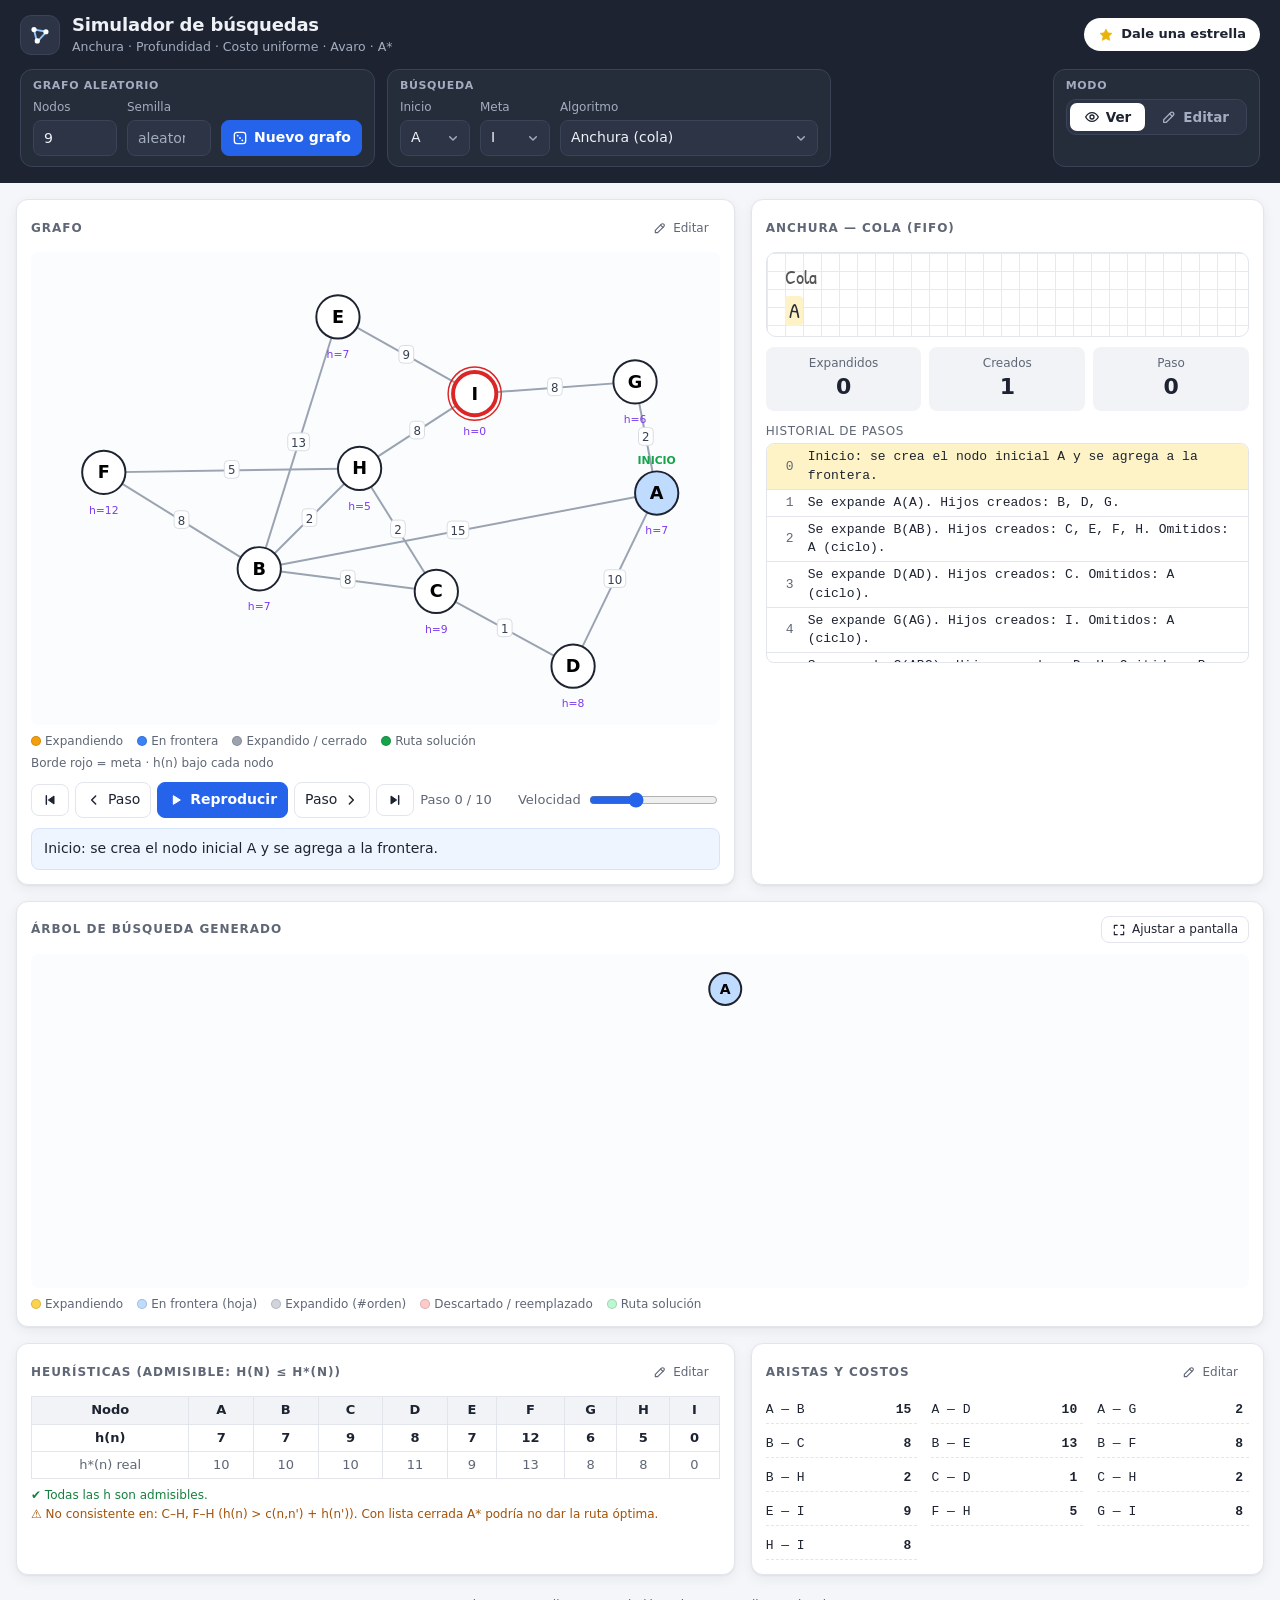
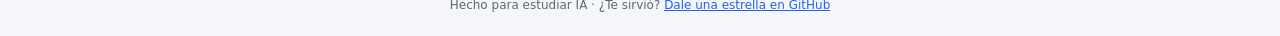
<file: index.html>
<!doctype html>
<html lang="es">
<head>
<meta charset="utf-8">
<meta name="viewport" content="width=device-width, initial-scale=1">
<title>Simulador de Búsquedas IA</title>
<meta name="description" content="Visualiza paso a paso Anchura, Profundidad, Costo uniforme, Avaro y A* sobre un grafo aleatorio o creado por ti.">
<link rel="icon" href="data:image/svg+xml,<svg xmlns='http://www.w3.org/2000/svg' viewBox='0 0 24 24'><rect width='24' height='24' rx='6' fill='%231d2330'/><g stroke='%2393c5fd' stroke-width='1.8' stroke-linecap='round'><path d='M8 7.3 15.9 8.6M7 9.2l1.5 6.4M16.4 10.7l-5.6 6'/></g><g fill='%23fff'><circle cx='6.5' cy='7' r='2.3'/><circle cx='17.5' cy='9' r='2.3'/><circle cx='9.5' cy='17.5' r='2.3'/></g></svg>">
<link rel="preconnect" href="https://fonts.googleapis.com">
<link href="https://fonts.googleapis.com/css2?family=Patrick+Hand&display=swap" rel="stylesheet">
<link rel="stylesheet" href="css/styles.css">
<script src="js/app.js" defer></script>
</head>
<body>
<!-- Íconos (SVG en línea: sin dependencias externas) -->
<svg width="0" height="0" style="position:absolute" aria-hidden="true">
  <defs>
    <symbol id="i-logo" viewBox="0 0 24 24"><g fill="none" stroke="currentColor" stroke-width="1.8" stroke-linecap="round"><path d="M8 7.3 15.9 8.6M7 9.2l1.5 6.4M16.4 10.7l-5.6 6"/></g><g fill="#fff"><circle cx="6.5" cy="7" r="2.4"/><circle cx="17.5" cy="9" r="2.4"/><circle cx="9.5" cy="17.5" r="2.4"/></g></symbol>
    <symbol id="i-dice" viewBox="0 0 24 24"><rect x="3.5" y="3.5" width="17" height="17" rx="4" fill="none" stroke="currentColor" stroke-width="2"/><g fill="currentColor"><circle cx="8.5" cy="8.5" r="1.4"/><circle cx="12" cy="12" r="1.4"/><circle cx="15.5" cy="15.5" r="1.4"/></g></symbol>
    <symbol id="i-play" viewBox="0 0 24 24"><path d="M8 5.5v13l10.5-6.5z" fill="currentColor" stroke="currentColor" stroke-width="1.5" stroke-linejoin="round"/></symbol>
    <symbol id="i-pause" viewBox="0 0 24 24"><g fill="currentColor"><rect x="6.5" y="5" width="4" height="14" rx="1.2"/><rect x="13.5" y="5" width="4" height="14" rx="1.2"/></g></symbol>
    <symbol id="i-first" viewBox="0 0 24 24"><path d="M18 6v12l-8.5-6z" fill="currentColor" stroke="currentColor" stroke-width="1.5" stroke-linejoin="round"/><path d="M6.5 5.5v13" stroke="currentColor" stroke-width="2.2" stroke-linecap="round"/></symbol>
    <symbol id="i-last" viewBox="0 0 24 24"><path d="M6 6v12l8.5-6z" fill="currentColor" stroke="currentColor" stroke-width="1.5" stroke-linejoin="round"/><path d="M17.5 5.5v13" stroke="currentColor" stroke-width="2.2" stroke-linecap="round"/></symbol>
    <symbol id="i-prev" viewBox="0 0 24 24"><path d="M14.5 6 8.5 12l6 6" fill="none" stroke="currentColor" stroke-width="2.2" stroke-linecap="round" stroke-linejoin="round"/></symbol>
    <symbol id="i-next" viewBox="0 0 24 24"><path d="m9.5 6 6 6-6 6" fill="none" stroke="currentColor" stroke-width="2.2" stroke-linecap="round" stroke-linejoin="round"/></symbol>
    <symbol id="i-pencil" viewBox="0 0 24 24"><g fill="none" stroke="currentColor" stroke-width="2" stroke-linecap="round" stroke-linejoin="round"><path d="M4 20h4L18.5 9.5a2.8 2.8 0 0 0-4-4L4 16z"/><path d="m13 7 4 4"/></g></symbol>
    <symbol id="i-eye" viewBox="0 0 24 24"><g fill="none" stroke="currentColor" stroke-width="2" stroke-linecap="round" stroke-linejoin="round"><path d="M2.5 12S6 5.5 12 5.5 21.5 12 21.5 12 18 18.5 12 18.5 2.5 12 2.5 12z"/><circle cx="12" cy="12" r="3"/></g></symbol>
    <symbol id="i-check" viewBox="0 0 24 24"><path d="m5 12.5 4.5 4.5L19 7.5" fill="none" stroke="currentColor" stroke-width="2.4" stroke-linecap="round" stroke-linejoin="round"/></symbol>
    <symbol id="i-x" viewBox="0 0 24 24"><path d="M6.5 6.5l11 11m0-11-11 11" fill="none" stroke="currentColor" stroke-width="2.2" stroke-linecap="round"/></symbol>
    <symbol id="i-plus" viewBox="0 0 24 24"><path d="M12 5v14M5 12h14" fill="none" stroke="currentColor" stroke-width="2.2" stroke-linecap="round"/></symbol>
    <symbol id="i-trash" viewBox="0 0 24 24"><g fill="none" stroke="currentColor" stroke-width="2" stroke-linecap="round" stroke-linejoin="round"><path d="M4 7h16M9 7V4.5h6V7M6.5 7l.9 11.6a2 2 0 0 0 2 1.9h5.2a2 2 0 0 0 2-1.9L17.5 7M10 11v5.5M14 11v5.5"/></g></symbol>
    <symbol id="i-blank" viewBox="0 0 24 24"><g fill="none" stroke="currentColor" stroke-width="2" stroke-linecap="round" stroke-linejoin="round"><rect x="4.5" y="3.5" width="15" height="17" rx="2.5"/><path d="M12 9v6M9 12h6"/></g></symbol>
    <symbol id="i-shuffle" viewBox="0 0 24 24"><g fill="none" stroke="currentColor" stroke-width="2" stroke-linecap="round" stroke-linejoin="round"><path d="M3 7h3c4.5 0 6.5 10 11 10h3.5M3 17h3c1.7 0 3-1.4 4-3.2M13.8 9.6C14.8 8 16 7 17.5 7h3"/><path d="m18 4 3 3-3 3M18 14l3 3-3 3"/></g></symbol>
    <symbol id="i-download" viewBox="0 0 24 24"><g fill="none" stroke="currentColor" stroke-width="2" stroke-linecap="round" stroke-linejoin="round"><path d="M12 4v11M7 10.5l5 5 5-5M5 20h14"/></g></symbol>
    <symbol id="i-upload" viewBox="0 0 24 24"><g fill="none" stroke="currentColor" stroke-width="2" stroke-linecap="round" stroke-linejoin="round"><path d="M12 16V5M7 9.5l5-5 5 5M5 20h14"/></g></symbol>
    <symbol id="i-flag" viewBox="0 0 24 24"><g fill="none" stroke="currentColor" stroke-width="2" stroke-linecap="round" stroke-linejoin="round"><path d="M5.5 21V4M5.5 4.5h11l-2.2 4 2.2 4h-11"/></g></symbol>
    <symbol id="i-start" viewBox="0 0 24 24"><circle cx="12" cy="12" r="7.5" fill="none" stroke="currentColor" stroke-width="2"/><circle cx="12" cy="12" r="3" fill="currentColor"/></symbol>
    <symbol id="i-star" viewBox="0 0 24 24"><path d="m12 3.2 2.7 5.6 6.1.8-4.5 4.3 1.1 6.1L12 17.1 6.6 20l1.1-6.1-4.5-4.3 6.1-.8z" fill="currentColor" stroke="currentColor" stroke-width="1.2" stroke-linejoin="round"/></symbol>
    <symbol id="i-zoom" viewBox="0 0 24 24"><g fill="none" stroke="currentColor" stroke-width="2" stroke-linecap="round"><circle cx="10.5" cy="10.5" r="6"/><path d="m15 15 5 5M8 10.5h5M10.5 8v5"/></g></symbol>
    <symbol id="i-fit" viewBox="0 0 24 24"><g fill="none" stroke="currentColor" stroke-width="2" stroke-linecap="round" stroke-linejoin="round"><path d="M4 9V4h5M20 9V4h-5M4 15v5h5M20 15v5h-5"/></g></symbol>
  </defs>
</svg>

<header>
  <div class="top">
    <div class="brand">
      <span class="logo"><svg class="i"><use href="#i-logo"/></svg></span>
      <div>
        <h1>Simulador de búsquedas</h1>
        <p>Anchura · Profundidad · Costo uniforme · Avaro · A*</p>
      </div>
    </div>
    <a class="star" id="star" href="https://github.com/EdgarG1013/Algoritmos-de-b-squeda" target="_blank" rel="noopener"
       title="Si te sirvió, dale una estrella al repositorio">
      <svg class="i ico"><use href="#i-star"/></svg> Dale una estrella <span class="cnt" id="starCnt"></span>
    </a>
  </div>
  <div class="toolbar">
    <div class="grp" role="group" aria-labelledby="gGen">
      <span class="gcap" id="gGen">Grafo aleatorio</span>
      <div class="grow">
        <label class="field">Nodos <input id="nN" type="number" min="5" max="14" value="9"></label>
        <label class="field">Semilla <input id="seed" type="number" value="" placeholder="aleatoria"></label>
        <button id="gen" class="pri"><svg class="i"><use href="#i-dice"/></svg>Nuevo grafo</button>
      </div>
    </div>
    <div class="grp" role="group" aria-labelledby="gBus">
      <span class="gcap" id="gBus">Búsqueda</span>
      <div class="grow">
        <label class="field">Inicio <select id="sI"></select></label>
        <label class="field">Meta <select id="sM"></select></label>
        <label class="field wide">Algoritmo
          <select id="alg">
            <option value="bfs">Anchura (cola)</option>
            <option value="dfs">Profundidad (pila)</option>
            <option value="bfsG">Anchura + Abierta/Cerrada</option>
            <option value="dfsG">Profundidad + Abierta/Cerrada</option>
            <option value="ucs">Costo uniforme</option>
            <option value="greedy">Avaro (Greedy)</option>
            <option value="astar">A*</option>
          </select>
        </label>
      </div>
    </div>
    <div class="grp mode-grp" role="group" aria-labelledby="gMod">
      <span class="gcap" id="gMod">Modo</span>
      <div class="mode">
        <button id="mView" aria-pressed="true"><svg class="i"><use href="#i-eye"/></svg>Ver</button>
        <button id="mEdit" aria-pressed="false"><svg class="i"><use href="#i-pencil"/></svg>Editar</button>
      </div>
    </div>
  </div>
</header>

<main>
  <section class="card ed">
    <h2>Grafo <button class="mini ghost" data-edit><svg class="i"><use href="#i-pencil"/></svg>Editar</button></h2>
    <div id="edBar" class="edbar" hidden>
      <span class="chip"><span class="pulse"></span>Editando</span>
      <span id="edHint" class="edhint"></span>
      <div class="edtools">
        <button id="edH" class="mini" title="Generar heurísticas admisibles aleatorias"><svg class="i"><use href="#i-shuffle"/></svg>h aleatorias</button>
        <button id="edH0" class="mini" title="Poner h(n) = 0 en todos los nodos">h = 0</button>
        <button id="edClear" class="mini" title="Borrar todo y empezar un grafo vacío"><svg class="i"><use href="#i-blank"/></svg>Vaciar</button>
        <span class="sep"></span>
        <button id="edExp" class="mini" title="Descargar el grafo como .json"><svg class="i"><use href="#i-download"/></svg><span class="tx">Exportar</span></button>
        <label class="mini btn" title="Cargar un grafo .json"><svg class="i"><use href="#i-upload"/></svg><span class="tx">Importar</span><input id="edImp" type="file" accept=".json,application/json" hidden></label>
        <button id="edDone" class="mini pri"><svg class="i"><use href="#i-check"/></svg>Listo</button>
      </div>
    </div>
    <div class="canvas" id="canvas">
      <svg id="svg" viewBox="0 0 700 480"></svg>
      <div id="empty" class="empty" hidden></div>
      <div id="insp" class="insp" hidden></div>
      <div id="toast" class="toast" role="status" aria-live="polite"></div>
    </div>
    <div class="legend">
      <span><span class="dot" style="background:var(--cur)"></span>Expandiendo</span>
      <span><span class="dot" style="background:var(--fr)"></span>En frontera</span>
      <span><span class="dot" style="background:var(--cl)"></span>Expandido / cerrado</span>
      <span><span class="dot" style="background:var(--ok)"></span>Ruta solución</span>
      <span>Borde rojo = meta · h(n) bajo cada nodo</span>
    </div>
    <div class="player">
      <button id="bFirst" title="Inicio" aria-label="Ir al inicio"><svg class="i"><use href="#i-first"/></svg></button>
      <button id="bPrev" title="Paso anterior (←)"><svg class="i"><use href="#i-prev"/></svg><span class="tx">Paso</span></button>
      <button id="bPlay" class="pri" title="Reproducir / pausa (espacio)"></button>
      <button id="bNext" title="Paso siguiente (→)"><span class="tx">Paso</span><svg class="i"><use href="#i-next"/></svg></button>
      <button id="bLast" title="Final" aria-label="Ir al final"><svg class="i"><use href="#i-last"/></svg></button>
      <span id="stepLbl"></span>
      <label class="speed">Velocidad <input id="spd" type="range" min="200" max="2500" value="1000" step="100"></label>
    </div>
    <div class="msg" id="msg"></div>
  </section>

  <section class="card">
    <h2 id="algTitle">Estructuras</h2>
    <div id="dsBox"></div>
    <div class="stats">
      <div class="stat">Expandidos<b id="stE">0</b></div>
      <div class="stat">Creados<b id="stC">0</b></div>
      <div class="stat">Paso<b id="stP">0</b></div>
    </div>
    <div class="res" id="res"></div>
    <div class="lbl">Historial de pasos</div>
    <div class="hist"><table id="hist"></table></div>
  </section>

  <section class="card full">
    <h2>Árbol de búsqueda generado <button id="treeFit" class="mini"></button></h2>
    <div class="treebox"><svg id="tree" class="fit"></svg></div>
    <div class="legend">
      <span><span class="dot" style="background:#fcd34d"></span>Expandiendo</span>
      <span><span class="dot" style="background:#bfdbfe"></span>En frontera (hoja)</span>
      <span><span class="dot" style="background:#d1d5db"></span>Expandido (#orden)</span>
      <span><span class="dot" style="background:#fecaca"></span>Descartado / reemplazado</span>
      <span><span class="dot" style="background:#bbf7d0"></span>Ruta solución</span>
    </div>
  </section>

  <section class="card ed">
    <h2>Heurísticas (admisible: h(n) ≤ h*(n)) <button class="mini ghost" data-edit><svg class="i"><use href="#i-pencil"/></svg>Editar</button></h2>
    <div class="scroll"><table id="hTab"></table></div>
    <div id="hMsg" class="hmsg"></div>
  </section>
  <section class="card ed">
    <h2>Aristas y costos <button class="mini ghost" data-edit><svg class="i"><use href="#i-pencil"/></svg>Editar</button></h2>
    <div id="eTab"></div>
  </section>
</main>

<footer>
  Hecho para estudiar IA · ¿Te sirvió? <a href="https://github.com/EdgarG1013/Algoritmos-de-b-squeda" target="_blank" rel="noopener">Dale una estrella en GitHub</a>
</footer>
</body>
</html>
</file>
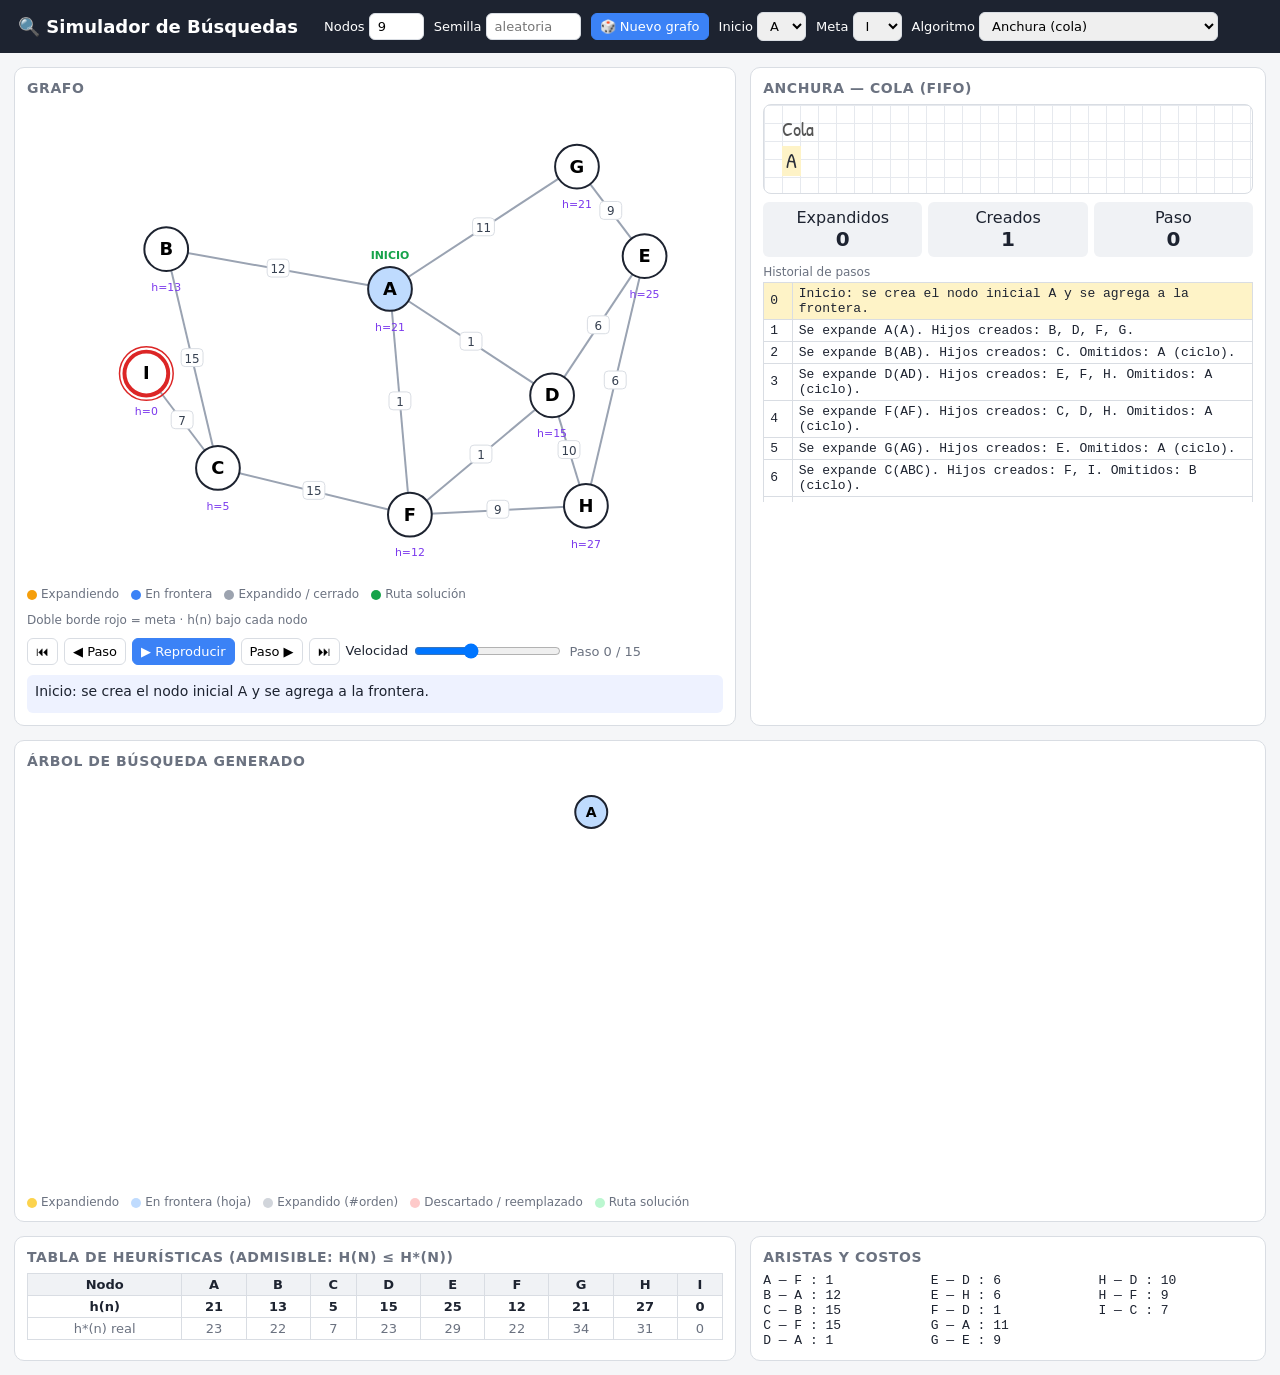
<file: busquedas.html>
<!doctype html>
<html lang="es">
<head>
<meta charset="utf-8">
<meta name="viewport" content="width=device-width, initial-scale=1">
<title>Simulador de Búsquedas IA</title>
<link href="https://fonts.googleapis.com/css2?family=Patrick+Hand&display=swap" rel="stylesheet">
<style>
  :root{--bg:#f5f6f8;--panel:#fff;--tx:#1d2330;--mut:#6b7280;--bd:#d9dde3;
        --cur:#f59e0b;--fr:#3b82f6;--cl:#9ca3af;--ok:#16a34a;--goal:#dc2626;}
  *{box-sizing:border-box}
  body{margin:0;font-family:system-ui,Segoe UI,Arial,sans-serif;background:var(--bg);color:var(--tx)}
  header{padding:12px 18px;background:#1d2330;color:#fff;display:flex;flex-wrap:wrap;gap:10px;align-items:center}
  header h1{font-size:18px;margin:0 16px 0 0}
  header label{font-size:13px}
  select,input,button{font:inherit;font-size:13px;padding:5px 8px;border-radius:6px;border:1px solid var(--bd)}
  button{cursor:pointer;background:#fff}
  button.pri{background:#3b82f6;color:#fff;border-color:#3b82f6}
  main{display:grid;grid-template-columns:minmax(0,1.4fr) minmax(0,1fr);gap:14px;padding:14px}
  @media(max-width:900px){main{grid-template-columns:1fr}}
  .card{background:var(--panel);border:1px solid var(--bd);border-radius:10px;padding:12px}
  .card h2{font-size:14px;margin:0 0 8px;color:var(--mut);text-transform:uppercase;letter-spacing:.04em}
  svg{width:100%;height:auto;display:block}
  .player{display:flex;gap:6px;align-items:center;flex-wrap:wrap;margin-top:8px}
  .msg{margin-top:8px;padding:8px;background:#eef2ff;border-radius:6px;font-size:14px;min-height:38px}
  table{border-collapse:collapse;font-size:13px;width:100%}
  th,td{border:1px solid var(--bd);padding:3px 6px;text-align:center}
  th{background:#f0f2f5}
  .ds{display:flex;flex-wrap:wrap;gap:4px;min-height:30px;align-items:center;padding:4px;border:1px dashed var(--bd);border-radius:6px}
  .it{background:#dbeafe;border:1px solid #93c5fd;border-radius:5px;padding:2px 6px;font-size:12px;font-family:Consolas,monospace}
  .it.first{background:#fde68a;border-color:#f59e0b;font-weight:bold}
  .it.cl{background:#e5e7eb;border-color:#9ca3af}
  .lbl{font-size:12px;color:var(--mut);margin:8px 0 3px}
  .stats{display:grid;grid-template-columns:repeat(3,1fr);gap:6px;margin-top:8px}
  .stat{background:#f0f2f5;border-radius:6px;padding:6px;text-align:center}
  .stat b{display:block;font-size:20px}
  .res{margin-top:8px;padding:8px;border-radius:6px;background:#dcfce7;border:1px solid #86efac;font-size:14px;display:none}
  /* ---- notación tipo cuaderno (como el profe) ---- */
  .nb{font-family:'Patrick Hand','Comic Sans MS',cursive;font-size:22px;color:#2b2f3a;
      background-color:#fff;background-image:linear-gradient(#e6e9ee 1px,transparent 1px),linear-gradient(90deg,#e6e9ee 1px,transparent 1px);
      background-size:18px 18px;border:1px solid var(--bd);border-radius:8px;padding:10px 14px}
  .nbcols{display:grid;grid-template-columns:auto 1fr;gap:0}
  .nbcols.one{grid-template-columns:auto}
  .nbcol{padding:0 14px 0 4px;min-width:0}
  .nbcol+.nbcol{border-left:2px solid #2b2f3a;padding-left:12px}
  .nbh{font-size:20px;color:#555;margin-bottom:4px;white-space:nowrap}
  .rows{display:inline-block;overflow-x:auto;max-width:100%}
  .rows.stack .row{text-align:right}
  .row{white-space:nowrap;line-height:1.35;min-height:1.35em}
  .row .c{display:inline-block;min-width:.85em;text-align:center}
  .row .t{display:inline-block;margin-right:2px}
  .tach{text-decoration:line-through;text-decoration-thickness:2px;color:#7a7f8a}
  .goal{color:#15803d;font-weight:bold;border:2px solid #15803d;border-radius:50%;padding:0 3px}
  .row.now{background:#fef3c7}
  .clist{word-break:break-word}
  .nbbox{display:inline-block;border:2px solid #2b2f3a;padding:2px 10px;margin:10px 0 4px;font-size:20px;line-height:1.3}
  .nbans{font-size:21px;margin-top:6px}
  .legend{font-size:12px;color:var(--mut);display:flex;gap:12px;flex-wrap:wrap;margin-top:6px}
  .dot{display:inline-block;width:10px;height:10px;border-radius:50%;margin-right:4px;vertical-align:middle}
  .hist{max-height:220px;overflow:auto;font-size:12px}
  .hist td{text-align:left;font-family:Consolas,monospace}
  .hist tr.on{background:#fef3c7}
</style>
</head>
<body>
<header>
  <h1>🔍 Simulador de Búsquedas</h1>
  <label>Nodos <input id="nN" type="number" min="5" max="14" value="9" style="width:55px"></label>
  <label>Semilla <input id="seed" type="number" value="" placeholder="aleatoria" style="width:95px"></label>
  <button id="gen" class="pri">🎲 Nuevo grafo</button>
  <label>Inicio <select id="sI"></select></label>
  <label>Meta <select id="sM"></select></label>
  <label>Algoritmo
    <select id="alg">
      <option value="bfs">Anchura (cola)</option>
      <option value="dfs">Profundidad (pila)</option>
      <option value="bfsG">Anchura + Abierta/Cerrada</option>
      <option value="dfsG">Profundidad + Abierta/Cerrada</option>
      <option value="ucs">Costo uniforme</option>
      <option value="greedy">Avaro (Greedy)</option>
      <option value="astar">A*</option>
    </select>
  </label>
</header>

<main>
  <section class="card">
    <h2>Grafo</h2>
    <svg id="svg" viewBox="0 0 700 480"></svg>
    <div class="legend">
      <span><span class="dot" style="background:var(--cur)"></span>Expandiendo</span>
      <span><span class="dot" style="background:var(--fr)"></span>En frontera</span>
      <span><span class="dot" style="background:var(--cl)"></span>Expandido / cerrado</span>
      <span><span class="dot" style="background:var(--ok)"></span>Ruta solución</span>
      <span>Doble borde rojo = meta · h(n) bajo cada nodo</span>
    </div>
    <div class="player">
      <button id="bFirst">⏮</button>
      <button id="bPrev">◀ Paso</button>
      <button id="bPlay" class="pri">▶ Reproducir</button>
      <button id="bNext">Paso ▶</button>
      <button id="bLast">⏭</button>
      <label style="font-size:13px">Velocidad <input id="spd" type="range" min="200" max="2500" value="1000" step="100" style="vertical-align:middle"></label>
      <span id="stepLbl" style="font-size:13px;color:var(--mut)"></span>
    </div>
    <div class="msg" id="msg"></div>
  </section>

  <section class="card">
    <h2 id="algTitle">Estructuras</h2>
    <div id="dsBox"></div>
    <div class="stats">
      <div class="stat">Expandidos<b id="stE">0</b></div>
      <div class="stat">Creados<b id="stC">0</b></div>
      <div class="stat">Paso<b id="stP">0</b></div>
    </div>
    <div class="res" id="res"></div>
    <div class="lbl">Historial de pasos</div>
    <div class="hist"><table id="hist"></table></div>
  </section>

  <section class="card" style="grid-column:1/-1">
    <h2>Árbol de búsqueda generado</h2>
    <div style="overflow:auto;max-height:560px"><svg id="tree" style="width:auto"></svg></div>
    <div class="legend">
      <span><span class="dot" style="background:#fcd34d"></span>Expandiendo</span>
      <span><span class="dot" style="background:#bfdbfe"></span>En frontera (hoja)</span>
      <span><span class="dot" style="background:#d1d5db"></span>Expandido (#orden)</span>
      <span><span class="dot" style="background:#fecaca"></span>Descartado / reemplazado</span>
      <span><span class="dot" style="background:#bbf7d0"></span>Ruta solución</span>
    </div>
  </section>

  <section class="card">
    <h2>Tabla de heurísticas (admisible: h(n) ≤ h*(n))</h2>
    <table id="hTab"></table>
  </section>
  <section class="card">
    <h2>Aristas y costos</h2>
    <div id="eTab" style="font-family:Consolas,monospace;font-size:13px;columns:3"></div>
  </section>
</main>

<script>
// ---------- RNG con semilla ----------
let rnd = Math.random;
function mulberry(a){return function(){a|=0;a=a+0x6D2B79F5|0;let t=Math.imul(a^a>>>15,1|a);t=t+Math.imul(t^t>>>7,61|t)^t;return((t^t>>>14)>>>0)/4294967296}}
const ri = (a,b)=>a+Math.floor(rnd()*(b-a+1));

// ---------- Grafo ----------
let G = null; // {names, pos, adj:{A:{B:3}}, edges:[[a,b,c]], h:{}, hs:{}}
const $ = id=>document.getElementById(id);

function generar(){
  const s = $('seed').value;
  rnd = s==='' ? Math.random : mulberry(+s);
  const n = Math.max(5,Math.min(14,+$('nN').value||9));
  const names = [...'ABCDEFGHIJKLMN'].slice(0,n);
  const pos = {};
  for(const v of names){
    let p, tries=0;
    do{ p={x:ri(50,650),y:ri(45,430)}; tries++; }
    while(tries<500 && Object.values(pos).some(q=>Math.hypot(q.x-p.x,q.y-p.y)<110));
    pos[v]=p;
  }
  const adj={}; names.forEach(v=>adj[v]={});
  const edges=[];
  const add=(a,b)=>{ if(a===b||adj[a][b]!==undefined) return;
    const c=ri(1,15); adj[a][b]=c; adj[b][a]=c; edges.push([a,b,c]); };
  const d=(a,b)=>Math.hypot(pos[a].x-pos[b].x,pos[a].y-pos[b].y);
  // árbol de expansión: cada nodo se une al más cercano ya conectado (grafo conexo)
  for(let i=1;i<n;i++){
    const prev=names.slice(0,i).sort((a,b)=>d(names[i],a)-d(names[i],b));
    add(names[i],prev[0]);
  }
  // aristas extra entre nodos cercanos
  const extra=Math.round(n*0.6);
  for(let k=0;k<extra*4 && edges.length<n-1+extra;k++){
    const a=names[ri(0,n-1)];
    const near=names.filter(b=>b!==a).sort((x,y)=>d(a,x)-d(a,y)).slice(0,3);
    add(a,near[ri(0,near.length-1)]);
  }
  edges.sort((x,y)=>(x[0]+x[1]).localeCompare(y[0]+y[1]));
  G={names,pos,adj,edges};
  ['sI','sM'].forEach(id=>$(id).innerHTML=names.map(v=>`<option>${v}</option>`).join(''));
  $('sI').value=names[0]; $('sM').value=names[n-1];
  calcHeur(); correr();
}

function dijkstra(src){
  const dist={}; G.names.forEach(v=>dist[v]=Infinity); dist[src]=0;
  const vis=new Set();
  while(vis.size<G.names.length){
    let u=null; for(const v of G.names) if(!vis.has(v)&&(u===null||dist[v]<dist[u])) u=v;
    if(dist[u]===Infinity) break; vis.add(u);
    for(const [w,c] of Object.entries(G.adj[u])) if(dist[u]+c<dist[w]) dist[w]=dist[u]+c;
  }
  return dist;
}
function calcHeur(){
  const meta=$('sM').value;
  G.hs=dijkstra(meta);                     // costo real h*(n)
  G.h={};
  for(const v of G.names){
    // h = fracción aleatoria (50%–100%) del costo real => nunca sobreestima => admisible
    G.h[v]= v===meta ? 0 : Math.floor(G.hs[v]*(0.5+rnd()*0.5));
  }
  const ns=G.names;
  $('hTab').innerHTML=`<tr><th>Nodo</th>${ns.map(v=>`<th>${v}</th>`).join('')}</tr>
    <tr><td><b>h(n)</b></td>${ns.map(v=>`<td><b>${G.h[v]}</b></td>`).join('')}</tr>
    <tr><td style="color:var(--mut)">h*(n) real</td>${ns.map(v=>`<td style="color:var(--mut)">${G.hs[v]}</td>`).join('')}</tr>`;
  $('eTab').innerHTML=G.edges.map(([a,b,c])=>`${a} — ${b} : ${c}`).join('<br>');
}

// ---------- Algoritmos: generan una lista de "pasos" (snapshots) ----------
// Convención: test de meta al EXPANDIR el nodo; vecinos en orden alfabético.
// Nodo de búsqueda: {n, path:[...], g}
function fmt(x,alg){
  const p=x.path.join('');
  if(alg==='ucs') return `${x.n}(${p}) g=${x.g}`;
  if(alg==='greedy') return `${x.n}(${p}) h=${G.h[x.n]}`;
  if(alg==='astar') return `${x.n}(${p}) f=${x.g}+${G.h[x.n]}=${x.g+G.h[x.n]}`;
  return `${x.n}(${p})`;
}

function buscar(alg,ini,meta){
  const steps=[]; let exp=0, cre=1;
  const isStack = alg==='dfs'||alg==='dfsG';
  const graphMode = alg!=='bfs'&&alg!=='dfs';   // usan abierta/cerrada
  const prio = {ucs:x=>x.g, greedy:x=>G.h[x.n], astar:x=>x.g+G.h[x.n]}[alg];
  let fr=[{id:0,n:ini,path:[ini],g:0}];
  const T=[{id:0,n:ini,p:-1,g:0}], expIds=[], disc=[], repl=[]; let curId=null;
  const closed=[];
  const snap=(msg,cur,extra={})=>steps.push({msg,cur,fr:fr.map(x=>({...x,path:[...x.path]})),
    closed:[...closed],exp,cre,expanded:[...expandedSet],
    tn:T.length,expIds:[...expIds],frIds:fr.map(x=>x.id),curId,disc:[...disc],repl:[...repl],...extra});
  const expandedSet=[];
  snap(`Inicio: se crea el nodo inicial ${ini} y se ${isStack?'apila':'agrega a la frontera'}.`,null);
  while(fr.length){
    let x;
    if(prio){ // la abierta se escribe en orden de inserción; se saca la de menor valor (empate: alfabético)
      let bi=0; fr.forEach((y,i)=>{ if(prio(y)<prio(fr[bi])||(prio(y)===prio(fr[bi])&&y.n<fr[bi].n)) bi=i; });
      x=fr.splice(bi,1)[0];
    } else x = isStack ? fr.pop() : fr.shift();
    curId=x.id;
    if(graphMode && closed.includes(x.n)) { disc.push(x.id); snap(`${x.n} ya está en CERRADA, se descarta.`,x.n); continue; }
    if(x.n===meta){
      if(graphMode) closed.push(x.n);
      snap(`Se extrae ${fmt(x,alg)} → ¡es la META! Fin.`,x.n,{sol:x});
      steps.T=T; return steps;
    }
    exp++; expandedSet.push(x.n); expIds.push(x.id);
    if(graphMode) closed.push(x.n);
    let hijos=Object.keys(G.adj[x.n]).sort();
    const desc=[];
    const nuevos=[];
    for(const v of hijos){
      if(x.path.includes(v)){ desc.push(`${v} (ciclo)`); continue; }
      if(graphMode && closed.includes(v)){ desc.push(`${v} (cerrada)`); continue; }
      const g=x.g+G.adj[x.n][v];
      if(graphMode){
        const i=fr.findIndex(y=>y.n===v);
        if(i>=0){
          if(prio && g<fr[i].g){ repl.push(fr[i].id); fr.splice(i,1); }       // mejor camino: reemplaza
          else { desc.push(`${v} (ya en abierta)`); continue; }
        }
      }
      const id=T.length; T.push({id,n:v,p:x.id,g});
      nuevos.push({id,n:v,path:[...x.path,v],g}); cre++;
    }
    if(isStack) for(let i=nuevos.length-1;i>=0;i--) fr.push(nuevos[i]);  // A queda arriba
    else fr.push(...nuevos);
    snap(`Se expande ${fmt(x,alg)}. Hijos creados: ${nuevos.map(y=>y.n).join(', ')||'ninguno'}`+
         (desc.length?`. Omitidos: ${desc.join(', ')}`:'')+'.',x.n);
  }
  curId=null; snap('Frontera vacía: no hay solución.',null,{fail:true});
  steps.T=T; return steps;
}

// ---------- Dibujo ----------
function dibujar(st){
  const svg=$('svg'); const {pos,edges,h}=G; const meta=$('sM').value, ini=$('sI').value;
  const sol=st&&st.sol? st.sol.path:[];
  const onSol=(a,b)=>{for(let i=0;i<sol.length-1;i++) if((sol[i]===a&&sol[i+1]===b)||(sol[i]===b&&sol[i+1]===a)) return true; return false;};
  const frSet=new Set(st?st.fr.map(x=>x.n):[]);
  const expSet=new Set(st?st.expanded:[]);
  let s='';
  for(const [a,b,c] of edges){
    const A=pos[a],B=pos[b],ok=onSol(a,b);
    s+=`<line x1="${A.x}" y1="${A.y}" x2="${B.x}" y2="${B.y}" stroke="${ok?'#16a34a':'#9aa3b2'}" stroke-width="${ok?5:2}"/>`;
    const mx=(A.x+B.x)/2,my=(A.y+B.y)/2;
    s+=`<rect x="${mx-11}" y="${my-10}" width="22" height="18" rx="4" fill="#fff" stroke="#d9dde3"/>
        <text x="${mx}" y="${my+4}" font-size="12" text-anchor="middle" fill="#374151">${c}</text>`;
  }
  for(const v of G.names){
    const p=pos[v];
    let fill='#fff';
    if(expSet.has(v)) fill='#d1d5db';
    if(frSet.has(v)) fill='#bfdbfe';
    if(sol.includes(v)) fill='#bbf7d0';
    if(st&&st.cur===v) fill='#fcd34d';
    s+=`<circle cx="${p.x}" cy="${p.y}" r="22" fill="${fill}" stroke="${v===meta?'#dc2626':'#1d2330'}" stroke-width="${v===meta?4:2}"/>`;
    if(v===meta) s+=`<circle cx="${p.x}" cy="${p.y}" r="27" fill="none" stroke="#dc2626" stroke-width="1.5"/>`;
    s+=`<text x="${p.x}" y="${p.y+6}" font-size="18" font-weight="bold" text-anchor="middle">${v}</text>
        <text x="${p.x}" y="${p.y+42}" font-size="11" text-anchor="middle" fill="#7c3aed">h=${h[v]}</text>`;
    if(v===ini) s+=`<text x="${p.x}" y="${p.y-30}" font-size="11" text-anchor="middle" fill="#16a34a" font-weight="bold">INICIO</text>`;
  }
  svg.innerHTML=s;
}

// ---------- Árbol de búsqueda ----------
let TP=null; // posiciones del árbol completo (estables entre pasos)
function layoutArbol(T){
  const ch=T.map(()=>[]); T.forEach(t=>{ if(t.p>=0) ch[t.p].push(t.id); });
  const pos={}; let leaf=0, maxD=0;
  (function rec(id,d){
    maxD=Math.max(maxD,d);
    if(!ch[id].length){ pos[id]={x:leaf++,d}; return; }
    ch[id].forEach(c=>rec(c,d+1));
    pos[id]={x:(pos[ch[id][0]].x+pos[ch[id].at(-1)].x)/2,d};
  })(0,0);
  return {pos,w:Math.max(leaf,1),h:maxD+1};
}
function dibujarArbol(st,alg){
  const T=steps.T, DX=62, DY=78, M=35;
  const W=TP.w*DX+M*2-DX+20, H=(TP.h-1)*DY+M*2+30;
  const X=id=>M+10+TP.pos[id].x*DX, Y=id=>M+TP.pos[id].d*DY;
  const solIds=new Set(); if(st.sol){ let i=st.sol.id; while(i>=0){ solIds.add(i); i=T[i].p; } }
  const fr=new Set(st.frIds), bad=new Set([...st.disc,...st.repl]);
  let s='';
  for(let i=1;i<st.tn;i++){
    const t=T[i], ok=solIds.has(i)&&solIds.has(t.p);
    s+=`<line x1="${X(t.p)}" y1="${Y(t.p)}" x2="${X(i)}" y2="${Y(i)}" stroke="${ok?'#16a34a':'#9aa3b2'}" stroke-width="${ok?4:1.5}"/>`;
    s+=`<text x="${(X(t.p)+X(i))/2+4}" y="${(Y(t.p)+Y(i))/2}" font-size="10" fill="#6b7280">${t.g-T[t.p].g}</text>`;
  }
  for(let i=0;i<st.tn;i++){
    const t=T[i]; let fill='#fff';
    const ord=st.expIds.indexOf(i);
    if(ord>=0) fill='#d1d5db';
    if(fr.has(i)) fill='#bfdbfe';
    if(bad.has(i)) fill='#fecaca';
    if(solIds.has(i)) fill='#bbf7d0';
    if(st.curId===i) fill='#fcd34d';
    const lab = alg==='ucs'?`g=${t.g}` : alg==='greedy'?`h=${G.h[t.n]}` : alg==='astar'?`${t.g}+${G.h[t.n]}=${t.g+G.h[t.n]}` : '';
    s+=`<circle cx="${X(i)}" cy="${Y(i)}" r="16" fill="${fill}" stroke="${t.n===$('sM').value?'#dc2626':'#1d2330'}" stroke-width="2"/>
        <text x="${X(i)}" y="${Y(i)+5}" font-size="14" font-weight="bold" text-anchor="middle">${t.n}</text>`;
    if(lab) s+=`<text x="${X(i)}" y="${Y(i)+30}" font-size="10" text-anchor="middle" fill="#7c3aed">${lab}</text>`;
    if(ord>=0) s+=`<text x="${X(i)+17}" y="${Y(i)-12}" font-size="10" fill="#b45309" font-weight="bold">#${ord+1}</text>`;
    if(bad.has(i)) s+=`<text x="${X(i)}" y="${Y(i)+5}" font-size="26" text-anchor="middle" fill="#dc2626" opacity=".6">✕</text>`;
  }
  const svg=$('tree'); svg.setAttribute('viewBox',`0 0 ${W} ${H}`);
  svg.setAttribute('width',Math.max(W,300)); svg.setAttribute('height',H); svg.innerHTML=s;
}

// ---------- Notación del profe ----------
// Cada fila = estado completo de la pila/cola/abierta. El elemento que se saca en el
// siguiente paso aparece tachado; la meta al salir se encierra en un círculo.
function cuaderno(alg){
  const isStack=alg==='dfs'||alg==='dfsG', isQueue=alg==='bfs'||alg==='bfsG';
  const val={ucs:x=>x.g,greedy:x=>G.h[x.n],astar:x=>x.g+G.h[x.n]}[alg];
  let rows='', fila=0;
  for(let i=0;i<=k;i++){
    const st=steps[i]; if(st.sol||st.fail) continue;
    const nx=steps[i+1] && i+1<=k ? steps[i+1] : null;
    let fr=[...st.fr]; if(isStack) fr.reverse();          // pila: tope a la izquierda
    const cells=fr.map(x=>{
      const txt = val ? `(${x.n},${val(x)})` : x.n;
      const cls = nx&&nx.curId===x.id ? (nx.sol?'goal':'tach') : '';
      return `<span class="${val?'t':'c'} ${cls}">${txt}</span>`;
    }).join('');
    // cola: escalera (lo que queda conserva su columna); pila: alineada a la derecha
    const pad = isQueue ? `padding-left:${fila*0.85}em` : '';
    rows+=`<div class="row ${i===k?'now':''}" style="${pad}">${cells||'&nbsp;'}</div>`;
    fila++;
  }
  const st=steps[k];
  const titulo = alg==='bfs'?'Cola' : alg==='dfs'?'Pila' : alg==='bfsG'?'Lista abierta (cola)' :
                 alg==='dfsG'?'Lista abierta (pila)' : 'Lista abierta';
  let h=`<div class="nb"><div class="nbcols ${alg==='bfs'||alg==='dfs'?'one':''}">
    <div class="nbcol"><div class="nbh">${titulo}</div><div class="rows ${isStack?'stack':''}">${rows}</div></div>`;
  if(alg!=='bfs'&&alg!=='dfs')
    h+=`<div class="nbcol"><div class="nbh">Lista cerrada</div><div class="clist">${st.closed.join(', ')}</div></div>`;
  h+=`</div>`;
  if(st.sol){
    const nom={bfs:'Anchura',dfs:'Profundidad',bfsG:'Anchura con listas',dfsG:'Profundidad con listas',
               ucs:'Costo uniforme',greedy:'Avaro',astar:'A*'}[alg];
    h+=`<div class="nbbox">expandidos: ${st.exp}<br>creados: ${st.cre}</div>
        <div class="nbans">R// ${nom}: ${st.sol.path.join(' → ')} : ${st.sol.g}</div>`;
  }
  return h+`</div>`;
}

// ---------- Reproductor ----------
let steps=[], k=0, timer=null;
const NOMBRES={bfs:'Anchura — COLA (FIFO)',dfs:'Profundidad — PILA (LIFO)',bfsG:'Anchura — Cola + Abierta/Cerrada',
  dfsG:'Profundidad — Pila + Abierta/Cerrada',ucs:'Costo uniforme — Abierta (orden g) / Cerrada',
  greedy:'Avaro — Abierta (orden h) / Cerrada',astar:'A* — Abierta (orden f=g+h) / Cerrada'};

function correr(){
  parar();
  const alg=$('alg').value;
  steps=buscar(alg,$('sI').value,$('sM').value); k=0; TP=layoutArbol(steps.T);
  $('algTitle').textContent=NOMBRES[alg];
  let rows=steps.map((s,i)=>`<tr data-i="${i}"><td>${i}</td><td>${s.msg}</td></tr>`).join('');
  $('hist').innerHTML=rows;
  $('hist').querySelectorAll('tr').forEach(tr=>tr.onclick=()=>{k=+tr.dataset.i;mostrar();});
  mostrar();
}

function mostrar(){
  const st=steps[k], alg=$('alg').value;
  dibujar(st);
  $('msg').textContent=st.msg;
  $('stepLbl').textContent=`Paso ${k} / ${steps.length-1}`;
  $('stE').textContent=st.exp; $('stC').textContent=st.cre; $('stP').textContent=k;
  $('dsBox').innerHTML=cuaderno(alg);
  dibujarArbol(st,alg);
  const res=$('res');
  if(st.sol){
    res.style.display='block'; res.style.background='#dcfce7';
    res.innerHTML=`✅ <b>Ruta:</b> ${st.sol.path.join(' → ')} &nbsp; | &nbsp; <b>Costo:</b> ${st.sol.g}<br>
      <b>Nodos expandidos:</b> ${st.exp} &nbsp; | &nbsp; <b>Nodos creados:</b> ${st.cre}`;
  } else if(st.fail){ res.style.display='block'; res.style.background='#fee2e2'; res.textContent='❌ No se encontró solución.'; }
  else res.style.display='none';
  $('hist').querySelectorAll('tr').forEach(tr=>tr.classList.toggle('on',+tr.dataset.i===k));
  const on=$('hist').querySelector('tr.on'); if(on) on.scrollIntoView({block:'nearest'});
}

function parar(){ clearInterval(timer); timer=null; $('bPlay').textContent='▶ Reproducir'; }
function play(){
  if(timer){parar();return;}
  if(k>=steps.length-1) k=0;
  $('bPlay').textContent='⏸ Pausa';
  const tick=()=>{ if(k<steps.length-1){k++;mostrar();} else parar(); };
  timer=setInterval(tick,+$('spd').value);
}
$('bPlay').onclick=play;
$('bNext').onclick=()=>{parar(); if(k<steps.length-1){k++;mostrar();}};
$('bPrev').onclick=()=>{parar(); if(k>0){k--;mostrar();}};
$('bFirst').onclick=()=>{parar();k=0;mostrar();};
$('bLast').onclick=()=>{parar();k=steps.length-1;mostrar();};
$('spd').oninput=()=>{ if(timer){parar();play();} };
$('gen').onclick=generar;
$('alg').onchange=correr;
$('sI').onchange=correr;
$('sM').onchange=()=>{calcHeur();correr();};
document.addEventListener('keydown',e=>{
  if(e.target.tagName==='INPUT') return;
  if(e.key==='ArrowRight') $('bNext').click();
  if(e.key==='ArrowLeft') $('bPrev').click();
  if(e.key===' '){e.preventDefault();play();}
});
generar();
</script>
</body>
</html>
</file>
<file: css/styles.css>
:root{
  --bg:#f4f6f9; --panel:#fff; --tx:#1d2330; --mut:#5f6675; --bd:#e2e6ec; --soft:#f1f3f7;
  --pri:#3b82f6; --pri-d:#2563eb; --pri-dd:#1d4ed8; --pri-t:#eff5ff; --dark:#1d2330;
  --cur:#f59e0b; --fr:#3b82f6; --cl:#9ca3af; --ok:#16a34a; --goal:#dc2626;
  /* superficies del header (oscuro) */
  --h-1:#252c3a; --h-2:#2c3445; --h-bd:#3a4357; --h-tx:#eef1f6; --h-mut:#a3adbf;
  --shadow:0 1px 2px rgba(16,24,40,.05),0 4px 14px rgba(16,24,40,.06);
  --shadow-pop:0 2px 4px rgba(16,24,40,.06),0 12px 28px rgba(16,24,40,.16);
  --r:12px;
  --ease:cubic-bezier(.16,1,.3,1);
}
*{box-sizing:border-box}
[hidden]{display:none!important}
html{-webkit-text-size-adjust:100%}
body{margin:0;font-family:system-ui,-apple-system,"Segoe UI",Roboto,Arial,sans-serif;background:var(--bg);color:var(--tx);line-height:1.4}
::selection{background:#bfdbfe;color:var(--tx)}
:focus-visible{outline:2px solid var(--pri);outline-offset:2px}
* {scrollbar-color:#c5ccd6 transparent;scrollbar-width:thin}

.i{width:16px;height:16px;flex:none;display:inline-block;vertical-align:-3px}

/* ---------- Cabecera ---------- */
header{background:var(--dark);color:var(--h-tx);padding:14px 20px 16px;color-scheme:dark}
.top{display:flex;align-items:center;justify-content:space-between;gap:12px;flex-wrap:wrap;max-width:1468px;margin:0 auto}
.brand{display:flex;align-items:center;gap:12px}
.logo{display:grid;place-items:center;width:40px;height:40px;border-radius:11px;background:var(--h-2);
      border:1px solid var(--h-bd);color:#93c5fd}
.logo .i{width:26px;height:26px}
header h1{font-size:18px;margin:0;font-weight:700;letter-spacing:-.01em;line-height:1.2}
.brand p{margin:2px 0 0;font-size:12.5px;color:var(--h-mut)}
.star{display:inline-flex;align-items:center;gap:7px;text-decoration:none;color:var(--tx);background:#fff;
      border-radius:999px;padding:7px 14px;font-size:13px;font-weight:600;transition:transform .2s var(--ease),box-shadow .2s var(--ease)}
.star:hover{transform:translateY(-1px);box-shadow:0 4px 14px rgba(250,204,21,.35)}
.star .ico{color:#eab308}
.star .cnt{background:var(--soft);border-radius:999px;padding:1px 8px;font-weight:700;display:none;font-variant-numeric:tabular-nums}
.star .cnt.on{display:inline}

.toolbar{display:flex;flex-wrap:wrap;gap:12px;align-items:stretch;margin:14px auto 0;max-width:1468px}
.grp{background:var(--h-1);border:1px solid var(--h-bd);border-radius:12px;padding:8px 12px 10px;display:flex;flex-direction:column;gap:6px}
.gcap{font-size:11px;font-weight:600;letter-spacing:.06em;text-transform:uppercase;color:var(--h-mut)}
.grow{display:flex;flex-wrap:wrap;gap:10px;align-items:flex-end}
.field{display:flex;flex-direction:column;gap:4px;font-size:12px;color:var(--h-mut)}
.mode-grp{margin-left:auto}

select,input,button{font:inherit;font-size:14px;padding:7px 10px;border-radius:8px;border:1px solid var(--bd);background:#fff;color:var(--tx)}
input[type=number]{width:84px}
header input,header select{background:var(--h-2);border-color:var(--h-bd);color:var(--h-tx);height:36px;
      transition:border-color .15s,box-shadow .15s}
header input::placeholder{color:var(--h-mut)}
header input:hover,header select:hover{border-color:#56617a}
header input:focus,header select:focus{outline:none;border-color:var(--pri);box-shadow:0 0 0 3px rgba(59,130,246,.35)}
header select{appearance:none;padding-right:30px;cursor:pointer;
      background-image:url("data:image/svg+xml,%3Csvg xmlns='http://www.w3.org/2000/svg' viewBox='0 0 24 24'%3E%3Cpath d='m7 10 5 5 5-5' fill='none' stroke='%23a3adbf' stroke-width='2.2' stroke-linecap='round' stroke-linejoin='round'/%3E%3C/svg%3E");
      background-repeat:no-repeat;background-position:right 8px center;background-size:16px}
header .field.wide select{min-width:230px}
#sI,#sM{min-width:70px}

button{cursor:pointer;display:inline-flex;align-items:center;justify-content:center;gap:6px;
       transition:background .15s,border-color .15s,color .15s,transform .1s}
button:active{transform:scale(.97)}
button:hover{background:var(--soft)}
button.pri{background:var(--pri-d);color:#fff;border-color:var(--pri-d);font-weight:600}
button.pri:hover{background:var(--pri-dd);border-color:var(--pri-dd)}
header button.pri{height:36px}
button.danger{color:#b91c1c;border-color:#fecaca}
button.danger:hover{background:#fee2e2}
label.btn{display:inline-flex;align-items:center;gap:6px;cursor:pointer;border:1px solid var(--bd);border-radius:8px;background:#fff;color:var(--tx);transition:background .15s}
label.btn:hover{background:var(--soft)}

/* selector de modo Ver / Editar */
.mode{display:flex;background:var(--h-2);border:1px solid var(--h-bd);border-radius:10px;padding:3px;gap:2px;height:36px}
.mode button{background:transparent;border:0;color:var(--h-mut);padding:0 14px;border-radius:7px;font-size:13.5px;font-weight:600}
.mode button:hover{color:var(--h-tx);background:rgba(255,255,255,.06)}
.mode button[aria-pressed=true]{background:#fff;color:var(--tx)}
#mEdit[aria-pressed=true]{background:var(--pri-d);color:#fff}

/* ---------- Layout ---------- */
main{display:grid;grid-template-columns:minmax(0,1.4fr) minmax(0,1fr);gap:16px;padding:16px;max-width:1500px;margin:0 auto}
.card{background:var(--panel);border:1px solid var(--bd);border-radius:var(--r);padding:14px;box-shadow:var(--shadow);min-width:0;
      transition:border-color .2s,box-shadow .2s}
.card.full{grid-column:1/-1}
.card h2{font-size:12px;margin:0 0 10px;color:var(--mut);text-transform:uppercase;letter-spacing:.08em;font-weight:700;
         display:flex;justify-content:space-between;align-items:center;gap:8px;min-height:28px}
svg{display:block;max-width:100%}
.mini{font-size:12px;padding:4px 10px;text-transform:none;letter-spacing:0;font-weight:500}
.mini .i{width:14px;height:14px}
.mini.ghost{border-color:transparent;background:transparent;color:var(--mut)}
.mini.ghost:hover{background:var(--pri-t);color:var(--pri-d)}
.mut{color:var(--mut)}
.err{color:#b91c1c;font-size:12px}

/* en modo edición las tarjetas editables se marcan y se ocultan los atajos "Editar" */
body.editing .card.ed{border-color:#93c5fd;box-shadow:0 0 0 3px var(--pri-t),var(--shadow)}
body.editing [data-edit]{display:none}

/* ---------- Barra de edición ---------- */
.edbar{display:flex;flex-wrap:wrap;align-items:center;gap:8px 12px;margin-bottom:10px;padding:6px 6px 6px 10px;
       background:var(--pri-t);border:1px solid #cfe0fb;border-radius:10px;font-size:13px;animation:drop .22s var(--ease)}
@keyframes drop{from{opacity:0;transform:translateY(-4px)}}
.chip{display:inline-flex;align-items:center;gap:6px;font-size:12px;font-weight:700;color:var(--pri-dd)}
.pulse{width:8px;height:8px;border-radius:50%;background:var(--pri-d);box-shadow:0 0 0 3px rgba(37,99,235,.18)}
.edhint{flex:1 1 260px;color:#3d4a63;font-size:12.5px;min-width:0}
.edhint b{color:var(--tx)}
kbd{font-family:inherit;font-size:11px;border:1px solid #c9d2df;border-bottom-width:2px;border-radius:4px;padding:0 4px;background:#fff;color:var(--tx)}
.edtools{display:flex;flex-wrap:wrap;gap:4px;align-items:center}
.edtools .mini{background:#fff}
.edtools .mini:hover{background:var(--soft)}
.edtools .mini.pri{background:var(--pri-d);color:#fff}
.edtools .mini.pri:hover{background:var(--pri-dd)}
.sep{width:1px;height:20px;background:#cfe0fb;margin:0 4px}

/* ---------- Lienzo ---------- */
.canvas{position:relative}
#svg{width:100%;height:auto;background:#fbfcfd;border-radius:8px;transition:box-shadow .2s}
#svg.editing{cursor:crosshair;touch-action:none;box-shadow:inset 0 0 0 1px #cfe0fb;
  background-color:#fbfcfe;background-image:radial-gradient(#d3dbe7 1px,transparent 1.3px);background-size:20px 20px}
#svg.editing [data-n]{cursor:grab}
#svg.editing [data-n]:active{cursor:grabbing}
#svg.editing [data-a]{cursor:pointer}
#svg.editing [data-n]:hover .nc{stroke:var(--pri-d)}
#svg.editing [data-a]:hover .el{stroke:#f59e0b}
#svg.editing [data-a]:hover rect{stroke:#f59e0b}

.empty{position:absolute;inset:0;display:grid;place-items:center;text-align:center;pointer-events:none;
       color:var(--mut);font-size:14px;padding:20px}
.empty b{display:block;color:var(--tx);font-size:16px;margin-bottom:4px}

/* inspector flotante del nodo / arista seleccionado */
.insp{position:absolute;z-index:2;width:min(280px,calc(100% - 16px));background:#fff;border:1px solid var(--bd);
      border-radius:12px;box-shadow:var(--shadow-pop);padding:10px 12px 12px;font-size:13px;
      animation:pop .18s var(--ease)}
@keyframes pop{from{opacity:0;transform:translateY(4px) scale(.98)}}
.insp.dock{position:static;width:auto;margin-top:8px;animation:none}
.ih{display:flex;align-items:center;justify-content:space-between;gap:8px;margin-bottom:8px}
.ih b{font-size:14px}
.ix{padding:4px;border:0;background:transparent;color:var(--mut);border-radius:6px}
.ix:hover{background:var(--soft);color:var(--tx)}
.if{display:flex;gap:10px;margin-bottom:10px}
.if label{display:flex;flex-direction:column;gap:3px;font-size:12px;color:var(--mut);flex:1}
.if input{width:100%;padding:6px 8px}
.ia{display:flex;gap:6px;flex-wrap:wrap}
.ia .act{background:var(--pri-t);border-color:#93c5fd;color:var(--pri-dd);font-weight:600}
.ia .danger{margin-left:auto}

.toast{position:absolute;left:50%;bottom:12px;transform:translate(-50%,6px);opacity:0;pointer-events:none;
       background:var(--dark);color:#fff;font-size:13px;padding:7px 14px;border-radius:999px;box-shadow:var(--shadow-pop);
       transition:opacity .2s var(--ease),transform .2s var(--ease);max-width:calc(100% - 24px);text-align:center}
.toast.on{opacity:1;transform:translate(-50%,0)}

/* ---------- Reproductor ---------- */
.player{display:flex;gap:6px;align-items:center;flex-wrap:wrap;margin-top:10px}
.player .speed{display:flex;align-items:center;gap:6px;font-size:13px;color:var(--mut);margin-left:auto}
.player input[type=range]{padding:0;border:none;accent-color:var(--pri-d)}
.msg{margin-top:10px;padding:10px 12px;background:var(--pri-t);border:1px solid #d6e4fb;border-radius:8px;font-size:14px;min-height:42px}
#stepLbl{font-size:13px;color:var(--mut);font-variant-numeric:tabular-nums}

/* ---------- Tablas ---------- */
.scroll{overflow-x:auto;-webkit-overflow-scrolling:touch}
table{border-collapse:collapse;font-size:13px;width:100%;font-variant-numeric:tabular-nums}
th,td{border:1px solid var(--bd);padding:4px 7px;text-align:center}
th{background:var(--soft)}
td.badc{background:#fee2e2;color:#b91c1c}
input.hin{width:58px;padding:3px 4px;text-align:center;font-weight:700}
input.bad{background:#fee2e2;border-color:#dc2626;color:#b91c1c}
.hmsg{font-size:12px;margin-top:8px}
.hmsg .ok{color:#15803d}
.hmsg .warn{color:#a35207;margin-top:2px}
.hmsg .note{color:var(--mut);margin-top:4px}
.elist{display:grid;grid-template-columns:repeat(auto-fill,minmax(150px,1fr));gap:6px 14px;font-family:Consolas,monospace;font-size:13px;font-variant-numeric:tabular-nums}
.erow{display:flex;align-items:center;gap:6px;min-height:28px}
.erow span{min-width:52px;white-space:nowrap}
.elist.ro .erow{justify-content:space-between;border-bottom:1px dashed var(--bd);padding-right:6px}
.erow input[type=number]{width:64px;padding:3px 6px}
.erow .x{padding:4px;color:#b91c1c;border-color:transparent;background:transparent}
.erow .x:hover{background:#fee2e2}
.eadd{display:flex;flex-wrap:wrap;gap:6px;align-items:center;font-size:13px;margin-top:10px;padding-top:10px;border-top:1px solid var(--bd)}
.eadd select{padding:4px 6px}
.eadd input[type=number]{width:64px;padding:4px 6px}

/* ---------- Estadísticas / resultado ---------- */
.lbl{font-size:12px;color:var(--mut);margin:12px 0 4px;text-transform:uppercase;letter-spacing:.05em}
.stats{display:grid;grid-template-columns:repeat(3,1fr);gap:8px;margin-top:10px}
.stat{background:var(--soft);border-radius:8px;padding:8px;text-align:center;font-size:12px;color:var(--mut)}
.stat b{display:block;font-size:22px;color:var(--tx);font-variant-numeric:tabular-nums}
.res{margin-top:10px;padding:10px;border-radius:8px;background:#dcfce7;border:1px solid #86efac;font-size:14px;display:none}

/* ---------- Notación tipo cuaderno (como el profe) ---------- */
.nb{font-family:'Patrick Hand','Comic Sans MS',cursive;font-size:22px;color:#2b2f3a;
    background-color:#fff;background-image:linear-gradient(#e6e9ee 1px,transparent 1px),linear-gradient(90deg,#e6e9ee 1px,transparent 1px);
    background-size:18px 18px;border:1px solid var(--bd);border-radius:10px;padding:10px 14px;overflow-x:auto}
.nbcols{display:grid;grid-template-columns:auto 1fr;gap:0}
.nbcols.one{grid-template-columns:auto}
.nbcol{padding:0 14px 0 4px;min-width:0}
.nbcol+.nbcol{border-left:2px solid #2b2f3a;padding-left:12px}
.nbh{font-size:20px;color:#555;margin-bottom:4px;white-space:nowrap}
.rows{display:inline-block;max-width:100%}
.rows.stack .row{text-align:right}
.row{white-space:nowrap;line-height:1.35;min-height:1.35em;border-radius:4px}
.row .c{display:inline-block;min-width:.85em;text-align:center}
.row .t{display:inline-block;margin-right:2px}
.tach{text-decoration:line-through;text-decoration-thickness:2px;color:#7a7f8a}
.goal{color:#15803d;font-weight:bold;border:2px solid #15803d;border-radius:50%;padding:0 3px}
.row.now{background:#fef3c7}
.clist{word-break:break-word}
.nbbox{display:inline-block;border:2px solid #2b2f3a;padding:2px 10px;margin:10px 0 4px;font-size:20px;line-height:1.3}
.nbans{font-size:21px;margin-top:6px}

/* ---------- Leyendas / historial ---------- */
.legend{font-size:12px;color:var(--mut);display:flex;gap:6px 14px;flex-wrap:wrap;margin-top:8px}
.dot{display:inline-block;width:10px;height:10px;border-radius:50%;margin-right:4px;vertical-align:middle;border:1px solid rgba(0,0,0,.15)}
.hist{max-height:220px;overflow:auto;font-size:12px;border:1px solid var(--bd);border-radius:8px}
.hist table td{border-width:0 0 1px 0;text-align:left;font-family:Consolas,monospace;cursor:pointer}
.hist table td:first-child{color:var(--mut);width:34px;text-align:right}
.hist tr:hover{background:var(--soft)}
.hist tr.on{background:#fef3c7}

/* ---------- Árbol ---------- */
.treebox{overflow:auto;max-height:600px;border-radius:8px;background:#fbfcfd;-webkit-overflow-scrolling:touch}
#tree{margin:0 auto}
#tree.fit{width:100%;height:auto}

footer{text-align:center;color:var(--mut);font-size:12px;padding:6px 16px 22px}
footer a{color:var(--pri-d)}

@media (prefers-reduced-motion:reduce){
  *,*::before,*::after{animation:none!important;transition:none!important}
}

/* ---------- Responsive ---------- */
@media (max-width:900px){
  main{grid-template-columns:minmax(0,1fr);padding:12px;gap:12px}
  .mode-grp{margin-left:0}
}
@media (max-width:560px){
  header{padding:12px}
  header h1{font-size:16px}
  .logo{width:36px;height:36px}
  .star{padding:6px 12px}
  .toolbar{gap:8px}
  .grp{width:100%}
  .grow{display:grid;grid-template-columns:1fr 1fr;gap:8px}
  .field.wide,#gen{grid-column:1/-1}
  .field input,.field select,header .field.wide select{width:100%;min-width:0}
  .mode button{flex:1}
  main{padding:10px}
  .card{padding:12px;border-radius:10px}
  .edtools .tx,.edtools .sep{display:none}
  .player{display:grid;grid-template-columns:repeat(5,1fr)}
  .player button{padding:9px 0}
  .player .tx{display:none}
  .player .speed{grid-column:1/-1;margin:4px 0 0}
  .player .speed input{flex:1}
  #stepLbl{grid-column:1/-1;text-align:center}
  .nb{font-size:19px;padding:8px 10px}
  .nbh{font-size:17px}
  .elist{font-size:12px}
  .stat b{font-size:19px}
}
</file>
